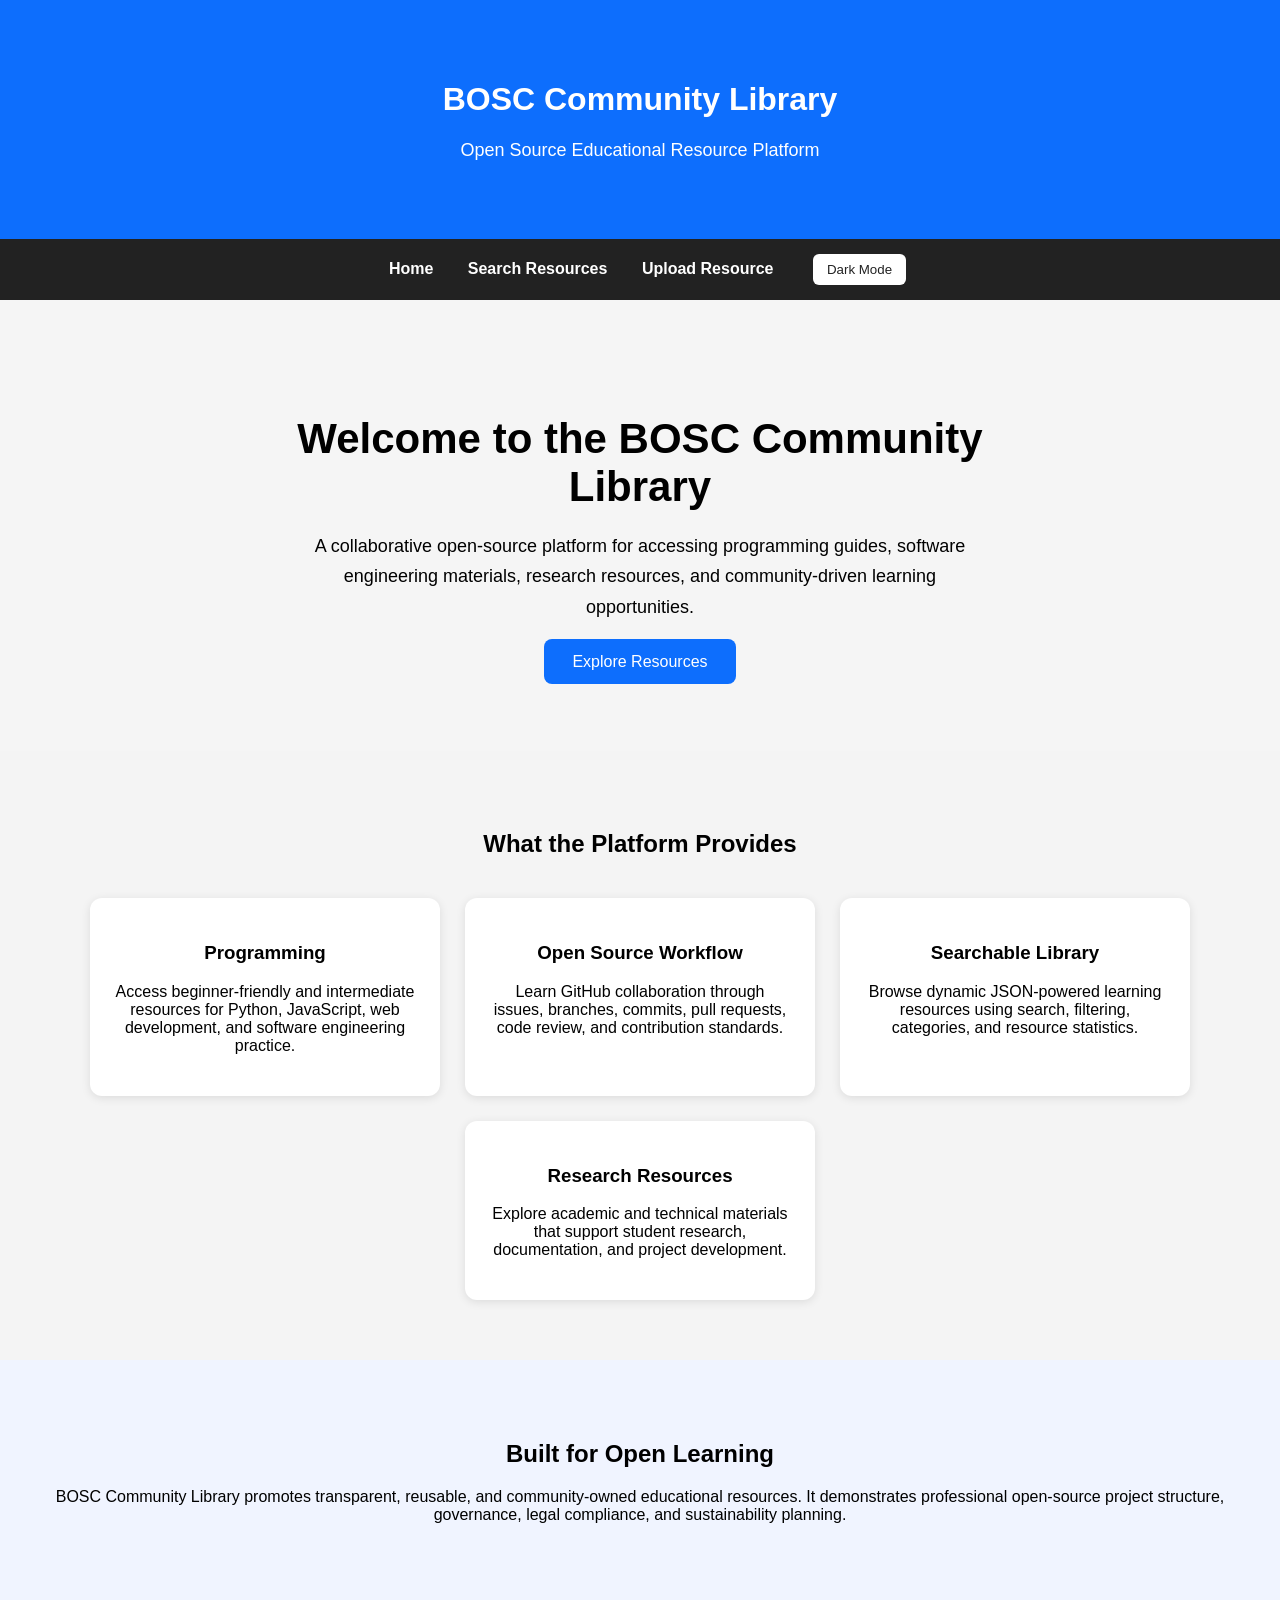
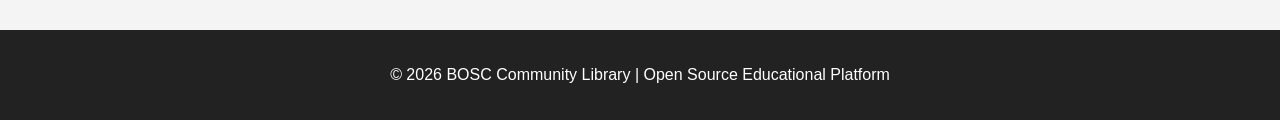
<file: index.html>
<!DOCTYPE html>
<html lang="en">
<head>
    <meta charset="UTF-8">
    <meta name="viewport" content="width=device-width, initial-scale=1.0">
    <title>BOSC Community Library</title>

    <link rel="stylesheet" href="assets/css/style.css">
    <script src="assets/js/theme.js"></script>
</head>
<body>

<header class="main-header">
    <h1>BOSC Community Library</h1>
    <p>Open Source Educational Resource Platform</p>
</header>

<nav>
    <a href="index.html">Home</a>
    <a href="search.html">Search Resources</a>
    <a href="upload.html">Upload Resource</a>
    <button id="themeToggle" onclick="toggleTheme()">Dark Mode</button>
</nav>

<section class="hero-section">
    <div class="hero-content">
        <h2>Welcome to the BOSC Community Library</h2>

        <p>
            A collaborative open-source platform for accessing programming guides,
            software engineering materials, research resources, and community-driven
            learning opportunities.
        </p>

        <a href="search.html" class="hero-button">Explore Resources</a>
    </div>
</section>

<section class="features-section">
    <h2>What the Platform Provides</h2>

    <div class="feature-grid">

        <div class="feature-card">
            <h3>Programming</h3>
            <p>
                Access beginner-friendly and intermediate resources for Python,
                JavaScript, web development, and software engineering practice.
            </p>
        </div>

        <div class="feature-card">
            <h3>Open Source Workflow</h3>
            <p>
                Learn GitHub collaboration through issues, branches, commits,
                pull requests, code review, and contribution standards.
            </p>
        </div>

        <div class="feature-card">
            <h3>Searchable Library</h3>
            <p>
                Browse dynamic JSON-powered learning resources using search,
                filtering, categories, and resource statistics.
            </p>
        </div>

        <div class="feature-card">
            <h3>Research Resources</h3>
            <p>
                Explore academic and technical materials that support student
                research, documentation, and project development.
            </p>
        </div>

    </div>
</section>

<section class="community-section">
    <h2>Built for Open Learning</h2>

    <p>
        BOSC Community Library promotes transparent, reusable, and community-owned
        educational resources. It demonstrates professional open-source project
        structure, governance, legal compliance, and sustainability planning.
    </p>
</section>




<footer>
    <p>© 2026 BOSC Community Library | Open Source Educational Platform</p>
</footer>

<script src="assets/js/theme.js"></script>
</body>
</html>
</file>
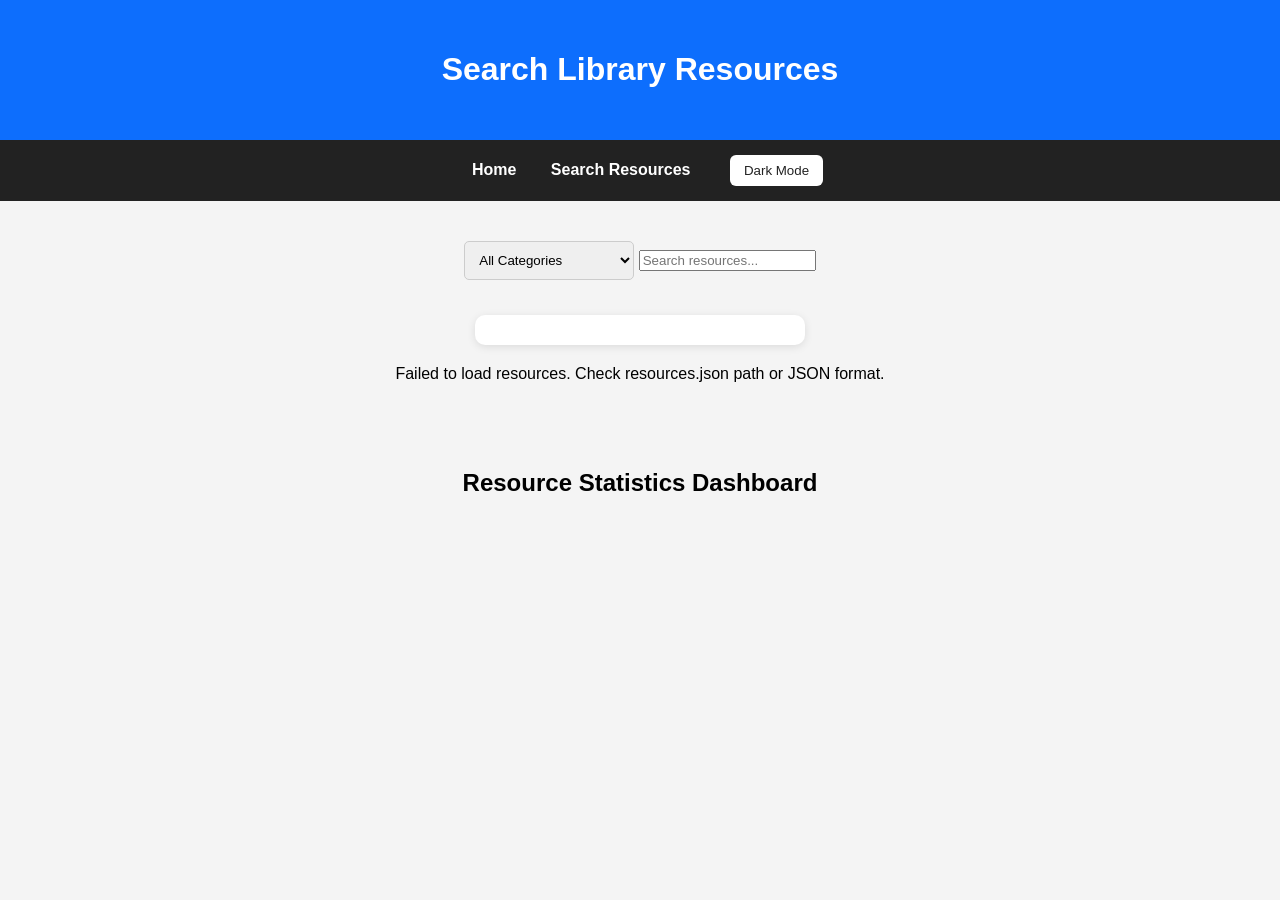
<file: search.html>
<!DOCTYPE html>
<html lang="en">
<head>
    <meta charset="UTF-8">
    <meta name="viewport" content="width=device-width, initial-scale=1.0">
    <title>Search Resources</title>

    <link rel="stylesheet" href="assets/css/style.css">
</head>
<body>

<header>
    <h1>Search Library Resources</h1>
</header>

<nav>
    <a href="index.html">Home</a>
    <a href="search.html">Search Resources</a>
    <button id="themeToggle" onclick="toggleTheme()">Dark Mode</button>
</nav>

<section class="hero">

    <select id="categoryFilter" onchange="filterByCategory()">
        <option value="all">All Categories</option>
        <option value="Programming">Programming</option>
        <option value="Linux">Linux</option>
        <option value="Open Source">Open Source</option>
        <option value="Software Engineering">Software Engineering</option>
        <option value="Web Development">Web Development</option>
    </select>

    <input
        type="text"
        id="searchInput"
        placeholder="Search resources..."
        onkeyup="searchResources()"
    >

    <div id="stats" class="stats-box"></div>

    <div id="results"></div>

</section>

<section class="resource-dashboard">
    <h2>Resource Statistics Dashboard</h2>
    <div id="dashboardCards" class="dashboard-cards"></div>
</section>

<script src="assets/js/search.js"></script>
<script src="assets/js/theme.js"></script>

</body>
</html>
</file>
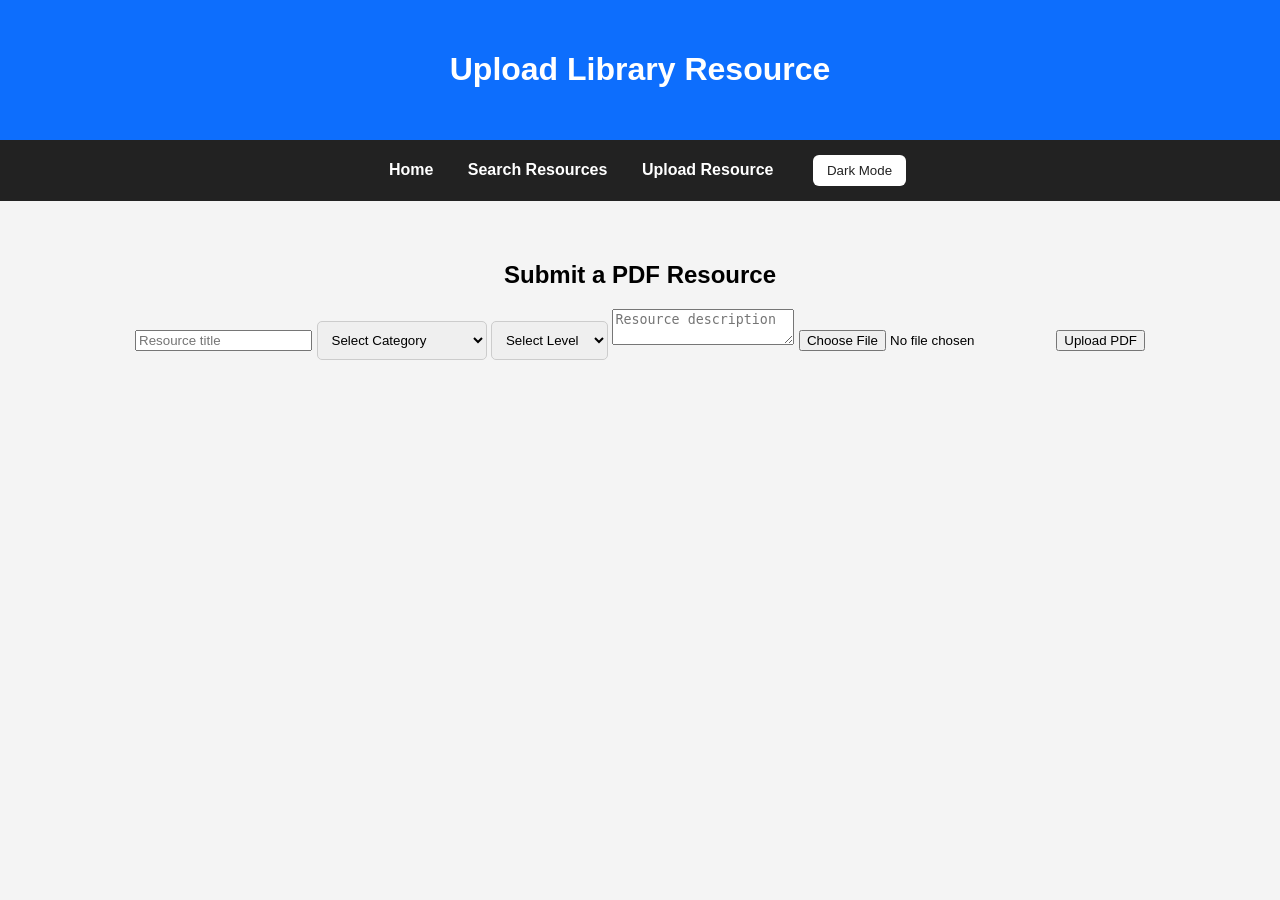
<file: upload.html>
<!DOCTYPE html>
<html lang="en">
<head>
    <meta charset="UTF-8">
    <meta name="viewport" content="width=device-width, initial-scale=1.0">
    <title>Upload Resource</title>
    <link rel="stylesheet" href="assets/css/style.css">
</head>
<body>

<header>
    <h1>Upload Library Resource</h1>
</header>

<nav>
    <a href="index.html">Home</a>
    <a href="search.html">Search Resources</a>
    <a href="upload.html">Upload Resource</a>
    <button id="themeToggle" onclick="toggleTheme()">Dark Mode</button>
</nav>

<section class="hero">
    <h2>Submit a PDF Resource</h2>

    <form id="uploadForm" class="upload-form">
        <input type="text" id="title" placeholder="Resource title" required>

        <select id="category" required>
            <option value="">Select Category</option>
            <option value="Programming">Programming</option>
            <option value="Linux">Linux</option>
            <option value="Open Source">Open Source</option>
            <option value="Software Engineering">Software Engineering</option>
            <option value="Web Development">Web Development</option>
        </select>

        <select id="level" required>
            <option value="">Select Level</option>
            <option value="Beginner">Beginner</option>
            <option value="Intermediate">Intermediate</option>
            <option value="Advanced">Advanced</option>
        </select>

        <textarea id="description" placeholder="Resource description" required></textarea>

        <input type="file" id="pdfFile" accept="application/pdf" required>

        <button type="submit">Upload PDF</button>
    </form>

    <div id="uploadMessage"></div>
</section>

<script src="assets/js/upload.js"></script>
<script src="assets/js/theme.js"></script>

</body>
</html>
</file>
<file: assets/css/style.css>
body {
    margin: 0;
    font-family: Arial, sans-serif;
    background: #f4f4f4;
}

header {
    background: #0d6efd;
    color: white;
    text-align: center;
    padding: 30px;
}

nav {
    background: #222;
    padding: 15px;
    text-align: center;
}

nav a {
    color: white;
    text-decoration: none;
    margin: 15px;
    font-weight: bold;
}

.hero {
    padding: 40px;
    text-align: center;
}

.resources {
    display: flex;
    justify-content: center;
    gap: 20px;
    padding: 30px;
    flex-wrap: wrap;
}

.card {
    background: white;
    width: 250px;
    padding: 20px;
    border-radius: 10px;
    box-shadow: 0px 2px 10px rgba(0,0,0,0.1);
}

footer {
    background: #222;
    color: white;
    text-align: center;
    padding: 15px;
    margin-top: 30px;
}
.resource-card {
    background: white;
    padding: 18px;
    margin: 15px auto;
    width: 70%;
    max-width: 600px;
    border-radius: 10px;
    box-shadow: 0px 2px 8px rgba(0,0,0,0.1);
    text-align: left;
}

.resource-card h3 {
    color: #0d6efd;
    margin-bottom: 8px;
}
.stats-box {
    background: white;
    width: 70%;
    max-width: 600px;
    margin: 15px auto;
    padding: 15px;
    border-radius: 10px;
    box-shadow: 0px 2px 8px rgba(0,0,0,0.1);
}
select {
    padding: 10px;
    margin-bottom: 15px;
    border-radius: 5px;
    border: 1px solid #ccc;
}
.stats-box {
    background: white;
    width: 300px;
    margin: 20px auto;
    padding: 15px;
    border-radius: 10px;
    box-shadow: 0px 2px 8px rgba(0,0,0,0.1);
    text-align: center;
}

.stats-box p {
    margin: 10px 0;
    font-size: 16px;
    font-weight: bold;
}
.resource-dashboard {
    margin: 30px auto;
    text-align: center;
}

.dashboard-cards {
    display: flex;
    justify-content: center;
    gap: 20px;
    flex-wrap: wrap;
}

.dashboard-card {
    background: white;
    width: 180px;
    padding: 20px;
    border-radius: 12px;
    box-shadow: 0px 2px 8px rgba(0,0,0,0.1);
}

.dashboard-card h3 {
    color: #0d6efd;
    font-size: 32px;
    margin: 0;
}

.dashboard-card p {
    margin-top: 10px;
    font-weight: bold;
}
.main-header {
    background: #0d6efd;
    color: white;
    text-align: center;
    padding: 60px 20px;
}

.main-header p {
    margin-top: 10px;
    font-size: 18px;
}

.hero-section {
    padding: 80px 20px;
    text-align: center;
    background: #f5f5f5;
}

.hero-content {
    max-width: 700px;
    margin: auto;
}

.hero-content h2 {
    font-size: 42px;
    margin-bottom: 20px;
}

.hero-content p {
    font-size: 18px;
    line-height: 1.7;
    margin-bottom: 30px;
}

.hero-button {
    background: #0d6efd;
    color: white;
    padding: 14px 28px;
    text-decoration: none;
    border-radius: 8px;
    transition: 0.3s;
}

.hero-button:hover {
    background: #084298;
}

.features-section {
    padding: 60px 20px;
    text-align: center;
}

.feature-grid {
    display: flex;
    justify-content: center;
    gap: 25px;
    flex-wrap: wrap;
    margin-top: 40px;
}

.feature-card {
    background: white;
    width: 300px;
    padding: 25px;
    border-radius: 12px;
    box-shadow: 0px 2px 10px rgba(0,0,0,0.1);
    transition: 0.3s;
}

.feature-card:hover {
    transform: translateY(-5px);
}

.community-section {
    padding: 60px 20px;
    background: #f0f4ff;
    text-align: center;
}

footer {
    background: #222;
    color: white;
    text-align: center;
    padding: 20px;
}
#themeToggle {
    margin-left: 20px;
    padding: 8px 14px;
    background: #ffffff;
    color: #222;
    border: none;
    border-radius: 6px;
    cursor: pointer;
}

.dark-mode {
    background: #121212;
    color: #f5f5f5;
}

.dark-mode .hero-section,
.dark-mode .hero,
.dark-mode .features-section {
    background: #181818;
}

.dark-mode .feature-card,
.dark-mode .card,
.dark-mode .resource-card,
.dark-mode .stat-card {
    background: #242424;
    color: #f5f5f5;
}

.dark-mode .community-section {
    background: #1e1e1e;
}

.dark-mode input,
.dark-mode select {
    background: #242424;
    color: #f5f5f5;
    border: 1px solid #555;
}.dashboard {
    display: grid;
    grid-template-columns: repeat(4, 1fr);
    gap: 22px;
    max-width: 950px;
    margin: 35px auto;
    padding: 25px;
    background: #fff7ed;
    border-radius: 18px;
    box-shadow: 0px 4px 16px rgba(0,0,0,0.08);
}

.stat-card {
    background: linear-gradient(135deg, #ffffff, #fff1dd);
    padding: 26px 18px;
    border-radius: 16px;
    box-shadow: 0px 5px 14px rgba(0,0,0,0.12);
    text-align: center;
    transition: 0.3s ease;
    border-top: 5px solid #f59e0b;
}

.stat-card:hover {
    transform: translateY(-6px);
}

.stat-card h3 {
    color: #f59e0b;
    font-size: 36px;
    margin-bottom: 8px;
}

.stat-card p {
    font-size: 14px;
    font-weight: bold;
    color: #333;
}

.dark-mode .dashboard {
    background: #2a2118;
}

.dark-mode .stat-card {
    background: linear-gradient(135deg, #242424, #3a2a18);
    border-top: 5px solid #fbbf24;
}

.dark-mode .stat-card h3 {
    color: #fbbf24;
}

.dark-mode .stat-card p {
    color: #f5f5f5;
}

@media (max-width: 900px) {
    .dashboard {
        grid-template-columns: repeat(2, 1fr);
    }
}

@media (max-width: 500px) {
    .dashboard {
        grid-template-columns: 1fr;
    }
}
</file>
